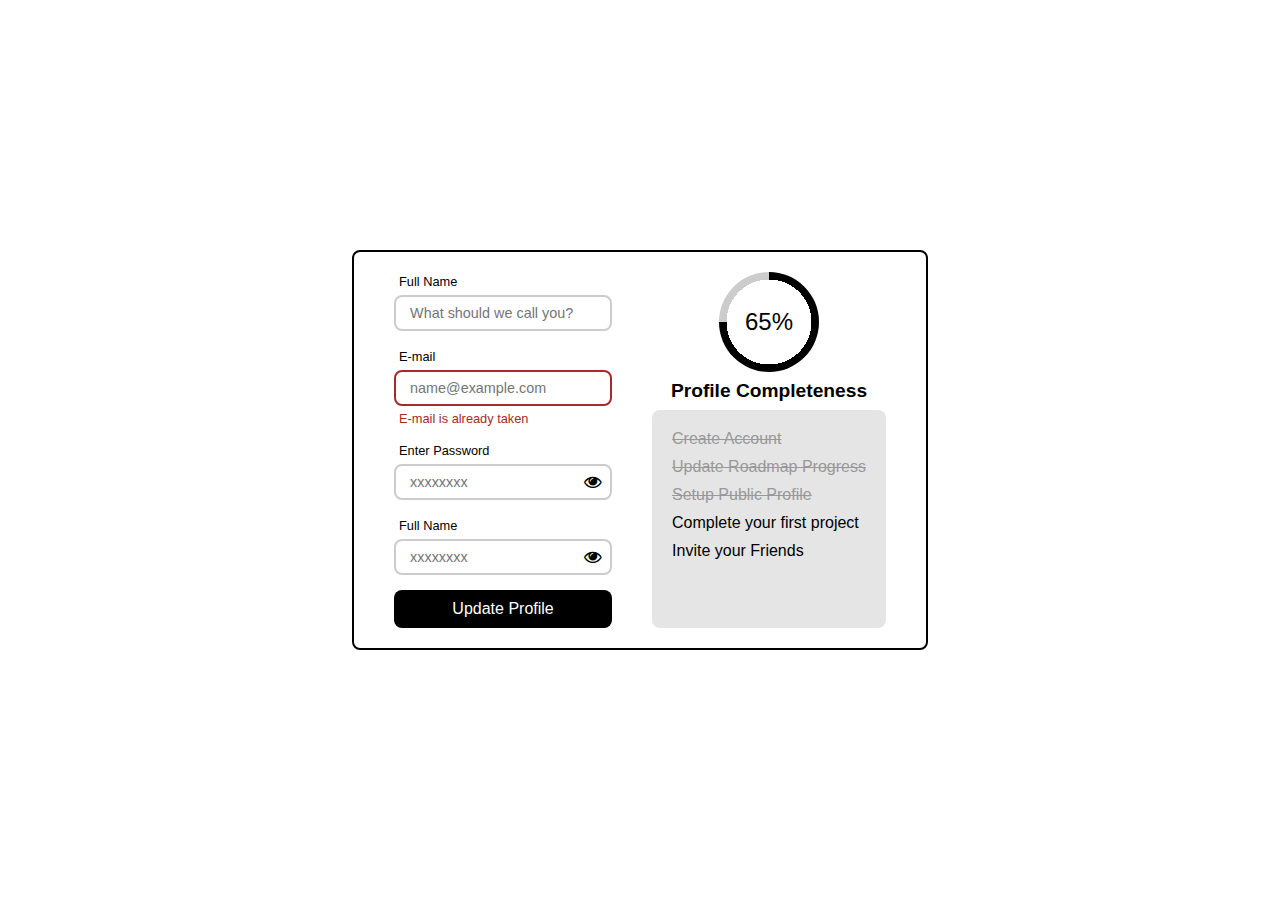
<file: accessible-form-ui/index.html>
<!DOCTYPE html>
<html lang="en">
<head>
    <meta charset="UTF-8">
    <meta name="viewport" content="width=device-width, initial-scale=1.0">
    <link rel="stylesheet" href="https://cdn.jsdelivr.net/npm/font-awesome@4.7.0/css/font-awesome.css">
    <link rel="stylesheet" href="style.css">
    <title>Accessible Form UI</title>
</head>
<body>
    <div class="container">
        <div class="form-container">
            <form>
                <div class="control">
                    <label for="name">Full Name</label>
                    <div class="input-control">
                        <input type="text" id="name" placeholder="What should we call you?"/>
                    </div>
                    <small id="name-error">error</small>
                </div>

                <div class="control">
                    <label for="email">E-mail</label>
                    <div class="input-control">
                        <input type="email" id="email" placeholder="name@example.com"/>
                    </div>
                    <small class="show" id="email-error">E-mail is already taken</small>
                </div>

                <div class="control">
                    <label for="password">Enter Password</label>
                    <div class="input-control">
                        <input type="password" id="password" placeholder="xxxxxxxx"/>
                        <button class="eye">
                            <i class="fa fa-eye"></i>
                        </button>
                    </div>
                    <small id="password-error">error</small>
                </div>

                <div class="control">
                    <label for="confirmPassword">Full Name</label>
                    <div class="input-control">
                        <input type="password" id="confirmPassword" placeholder="xxxxxxxx"/>
                        <button class="eye">
                            <i class="fa fa-eye"></i>
                        </button>
                    </div>
                    <small id="confirm-password-error">error</small>
                </div>

                <div class="control">
                    <button class="btn-submit">Update Profile</button>
                </div>
            </form>

            <div class="profile-progress">
                <div class="progress">
                    <span>65%</span>
                </div>
                <h5>Profile Completeness</h5>
                <div class="missions">
                    <ul>
                        <li class="done">Create Account</li>
                        <li class="done">Update Roadmap Progress</li>
                        <li class="done">Setup Public Profile</li>
                        <li>Complete your first project</li>
                        <li>Invite your Friends</li>
                    </ul>
                </div>
            </div>
        </div>
    </div>
</body>
</html>
</file>
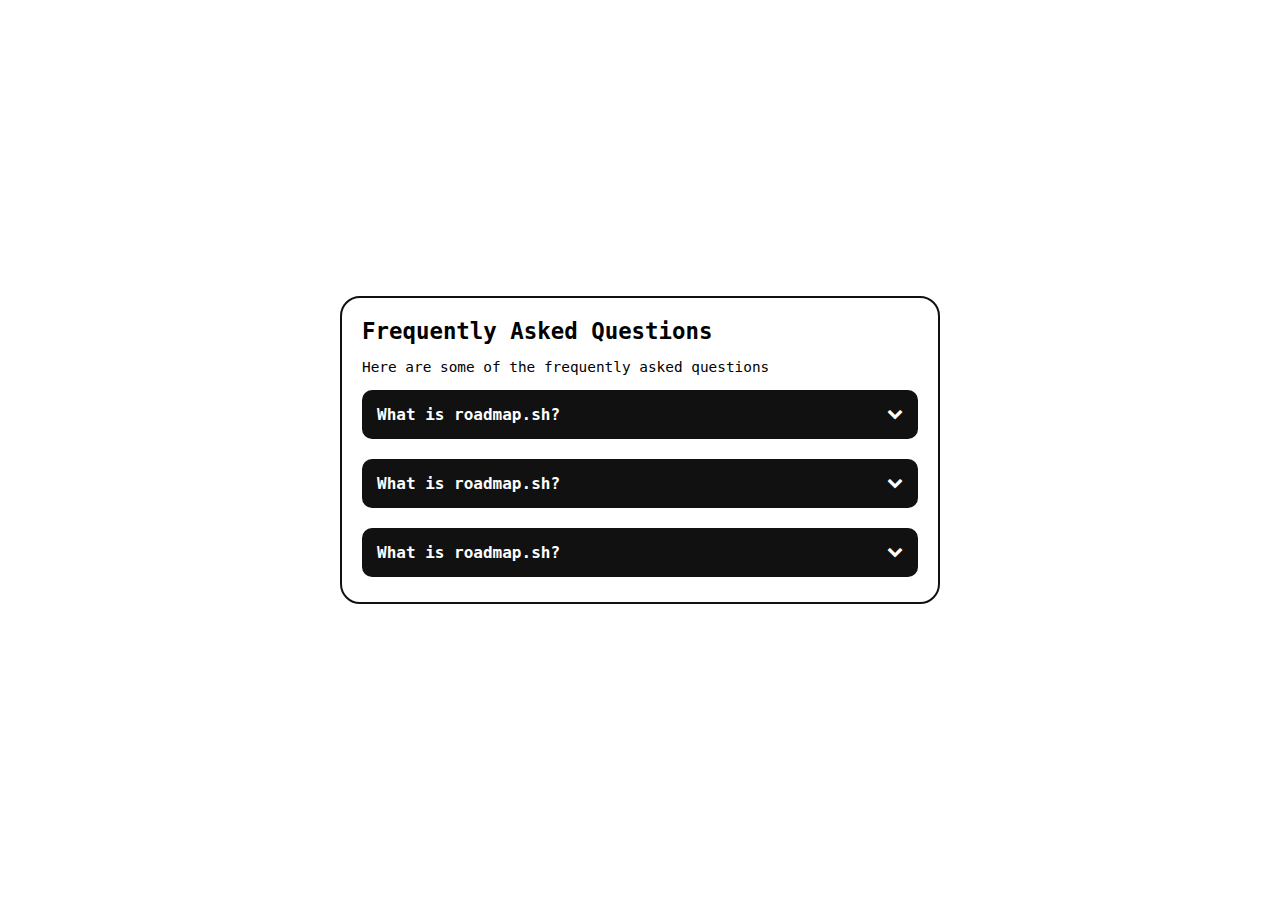
<file: accordion/index.html>
<!DOCTYPE html>
<html lang="en">
<head>
    <meta charset="UTF-8">
    <meta name="viewport" content="width=device-width, initial-scale=1.0">
    <link rel="stylesheet" href="https://cdn.jsdelivr.net/npm/font-awesome@4.7.0/css/font-awesome.css">
    <link rel="stylesheet" href="style.css">
    <title>Accordion</title>
</head>
<body>
    <div class="container">
        <div class="accordion-container">
            <h1>Frequently Asked Questions</h1>
            <h2>Here are some of the frequently asked questions</h2>

            <div class="accordion">
                <div class="faq">
                    <div class="question">
                        What is roadmap.sh?
                        <i class="fa fa-solid fa-chevron-down"></i>
                    </div>
                    <div class="content">
                        <p>
                            roadmap.sh is a community effort to create learning paths, 
                            guides, project ideas and other similar content to help 
                            developers grow in their careers.
                        </p>
                    </div>
                </div>

                <div class="faq">
                    <div class="question">
                        What is roadmap.sh?
                        <i class="fa fa-solid fa-chevron-down"></i>
                    </div>
                    <div class="content">
                        <p>
                            roadmap.sh is a community effort to create learning paths, 
                            guides, project ideas and other similar content to help 
                            developers grow in their careers.
                        </p>
                    </div>
                </div>

                <div class="faq">
                    <div class="question">
                        What is roadmap.sh?
                        <i class="fa fa-solid fa-chevron-down"></i>
                    </div>
                    <div class="content">
                        <p>
                            roadmap.sh is a community effort to create learning paths, 
                            guides, project ideas and other similar content to help 
                            developers grow in their careers.
                        </p>
                    </div>
                </div>
            </div>
        </div>
    </div>
    <script src="script.js"></script>
</body>
</html>
</file>
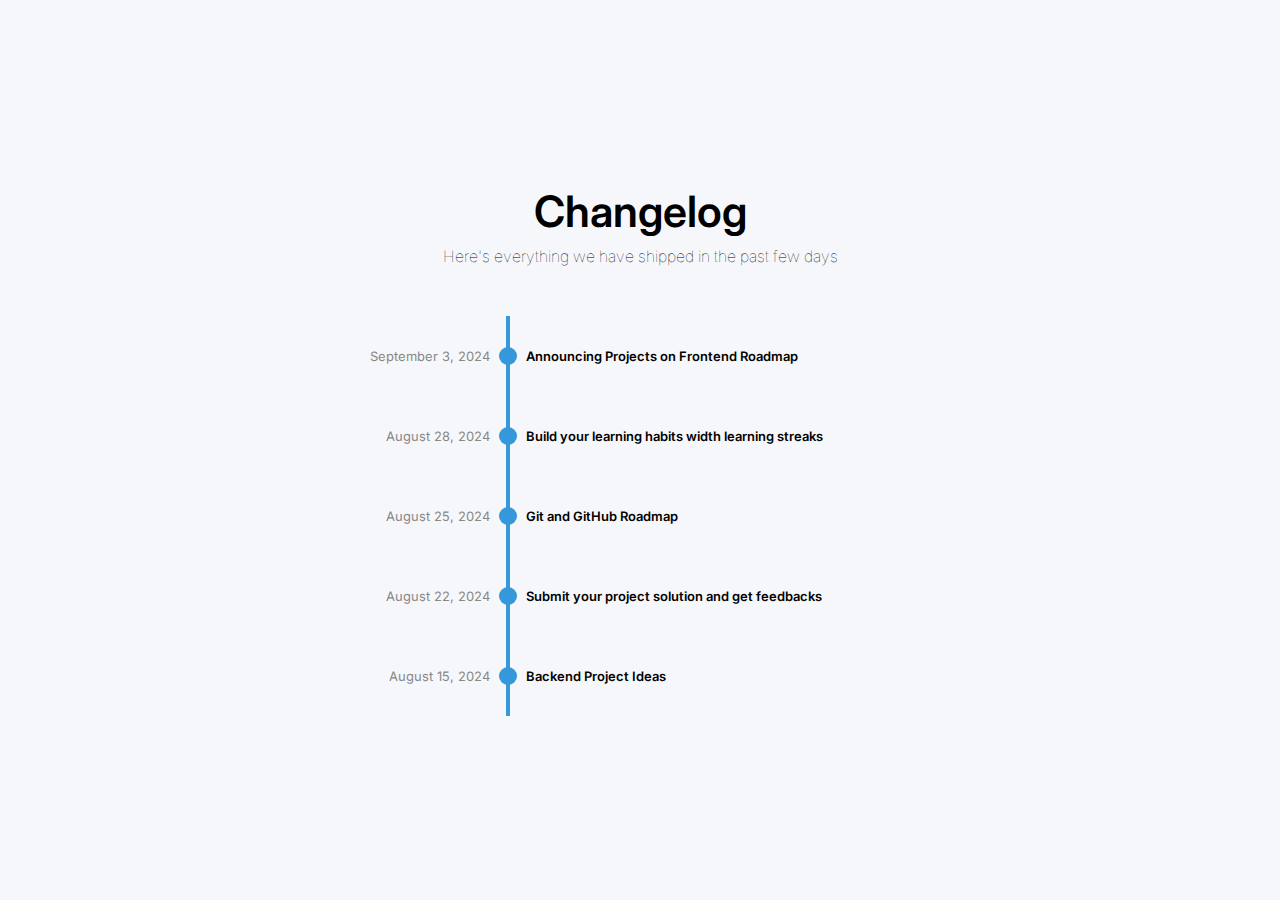
<file: changelog-component/index.html>
<!DOCTYPE html>
<html lang="en">
<head>
    <meta charset="UTF-8">
    <meta name="viewport" content="width=device-width, initial-scale=1.0">
    <link rel="stylesheet" href="style.css">
    <title>Changelog Component</title>
</head>
<body>
    <div class="container">
        <h1>Changelog</h1>
        <h2>Here's everything we have shipped in the past few days</h2>
        <div class="changelog-container">
            <div class="bar"></div>
            <div class="logs">
                <div class="log">
                    <div class="date">
                        September 3, 2024
                    </div>
                    <div class="circle-container">
                        <div class="circle"></div>
                    </div>
                    <div class="description">
                        Announcing Projects on Frontend Roadmap
                    </div>
                </div>
                <div class="log">
                    <div class="date">
                        August 28, 2024
                    </div>
                    <div class="circle-container">
                        <div class="circle"></div>
                    </div>
                    <div class="description">
                        Build your learning habits width learning streaks
                    </div>
                </div>
                <div class="log">
                    <div class="date">
                        August 25, 2024
                    </div>
                    <div class="circle-container">
                        <div class="circle"></div>
                    </div>
                    <div class="description">
                        Git and GitHub Roadmap
                    </div>
                </div>
                <div class="log">
                    <div class="date">
                        August 22, 2024
                    </div>
                    <div class="circle-container">
                        <div class="circle"></div>
                    </div>
                    <div class="description">
                        Submit your project solution and get feedbacks
                    </div>
                </div>
                <div class="log">
                    <div class="date">
                        August 15, 2024
                    </div>
                    <div class="circle-container">
                        <div class="circle"></div>
                    </div>
                    <div class="description">
                        Backend Project Ideas
                    </div>
                </div>
            </div>
        </div>
    </div>
</body>
</html>
</file>
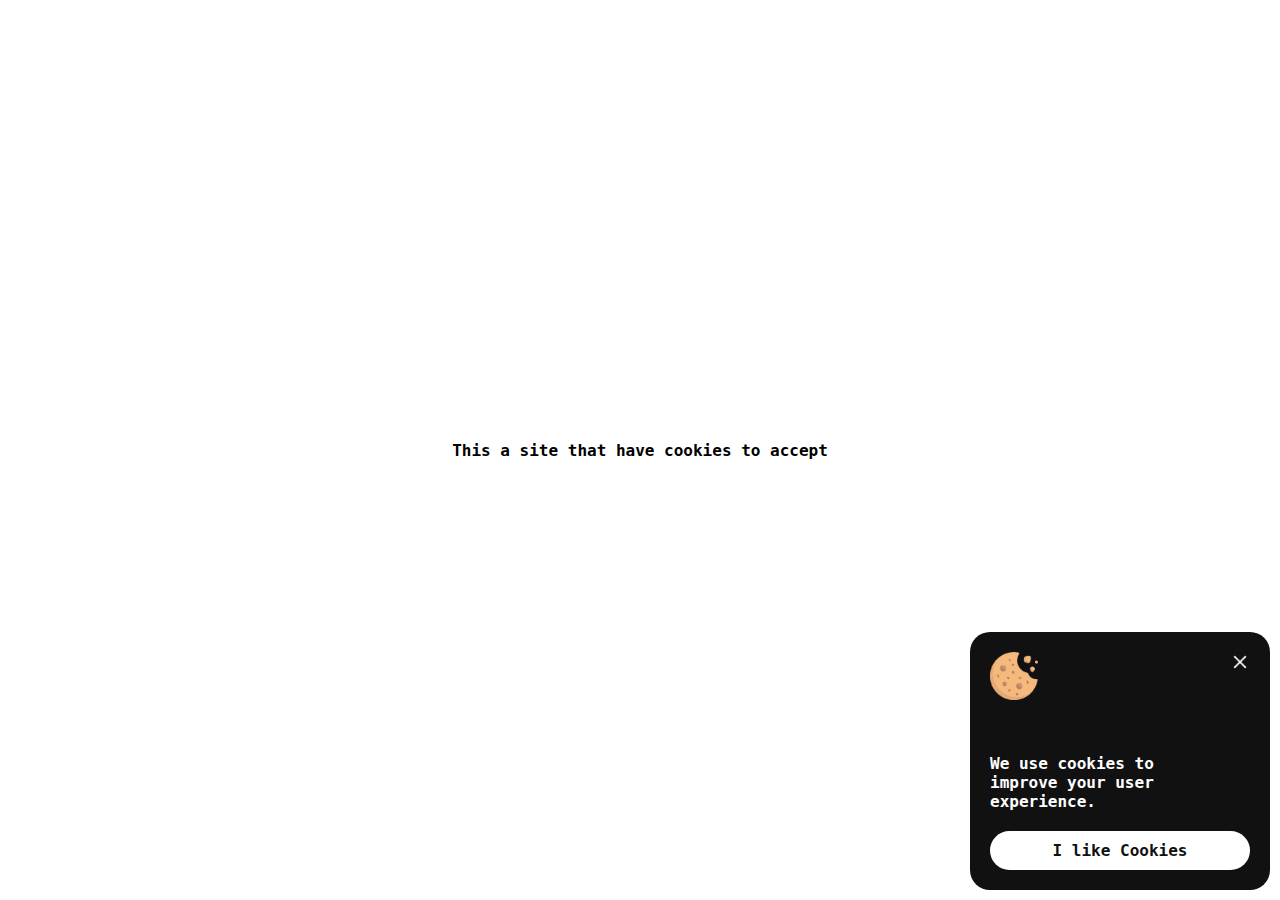
<file: cookie-consent/index.html>
<!DOCTYPE html>
<html lang="en">
<head>
    <meta charset="UTF-8">
    <meta name="viewport" content="width=device-width, initial-scale=1.0">
    <link rel="stylesheet" href="style.css">
    <title>Cookie Consent</title>
</head>
<body>
    <div class="container">
        <h1>This a site that have cookies to accept</h1>
        <div id="cookie-popup" class="cookie-popup">
            <div class="cookie-container">
                <button id="cookie-close" class="btn-close">
                    <img src="../assets/imgs/close.png" alt="Close">
                </button>
                <div class="brand">
                    <img src="../assets/imgs/cookie.png" alt="Cookie">
                </div>
                <div class="text">
                    <span>We use  cookies to improve your user experience.</span>
                </div>
                <button id="cookie-accept" class="btn-accept">
                    I like Cookies
                </button>
            </div>
        </div>
    </div>
    <script src="script.js"></script>
</body>
</html>
</file>
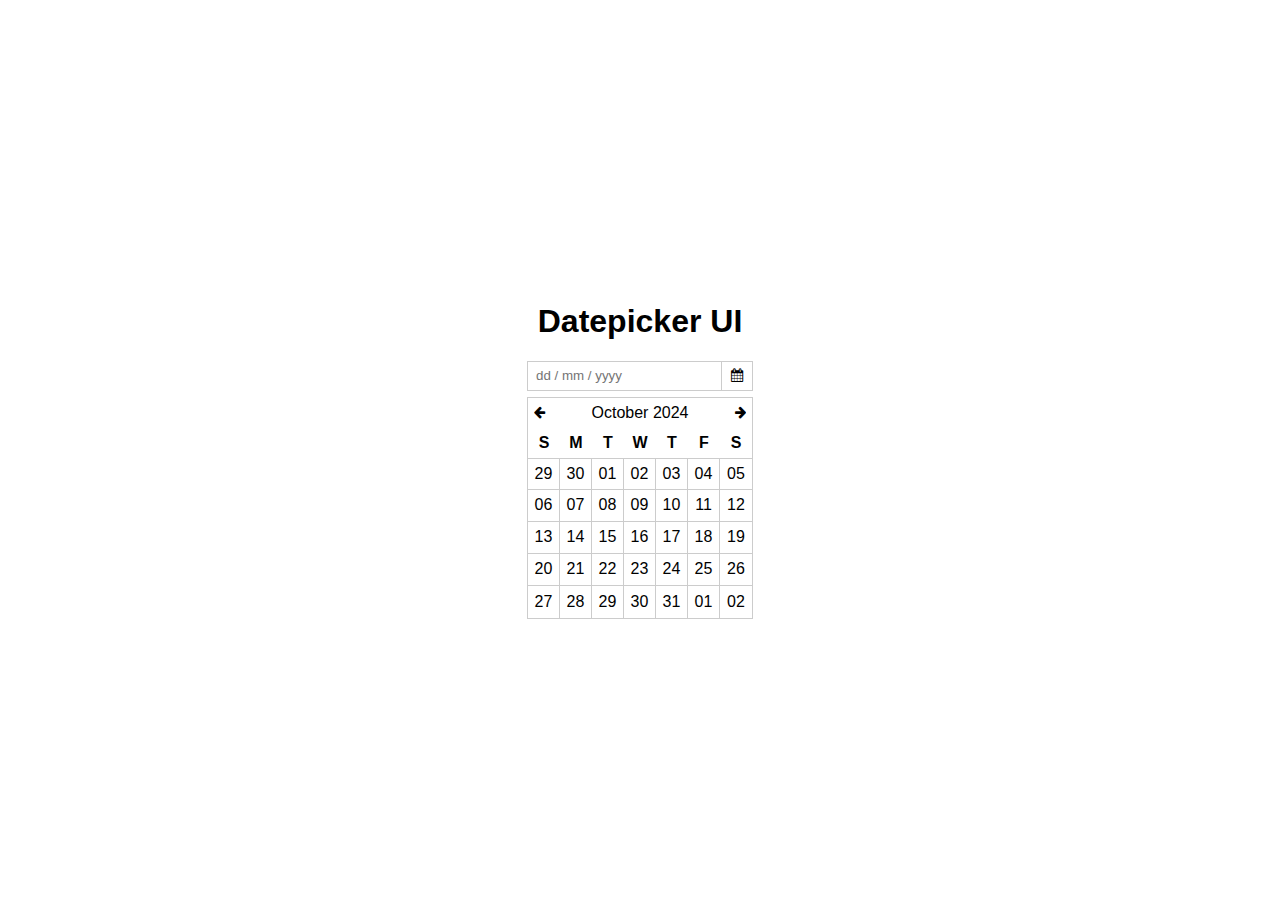
<file: datepicker/index.html>
<!DOCTYPE html>
<html lang="en">
<head>
    <meta charset="UTF-8">
    <meta name="viewport" content="width=device-width, initial-scale=1.0">
    <link rel="stylesheet" href="https://cdn.jsdelivr.net/npm/font-awesome@4.7.0/css/font-awesome.css">
    <link rel="stylesheet" href="style.css">
    <title>Datepicker</title>
</head>
<body>
    <div class="container">
        <h1>Datepicker UI</h1>
        <div class="datepicker">
            <div class="input">
                <input type="text" placeholder="dd / mm / yyyy">
                <button class="btn-calendar">
                    <i class="fa fa-calendar"></i>
                </button>
            </div>
            <div class="calendar active">
                <div class="month">
                    <button><i class="fa fa-arrow-left"></i></button>
                    <span>October 2024</span>
                    <button><i class="fa fa-arrow-right"></i></button>
                </div>
                <div class="days">
                    <table>
                        <thead>
                            <tr>
                                <th>S</th>
                                <th>M</th>
                                <th>T</th>
                                <th>W</th>
                                <th>T</th>
                                <th>F</th>
                                <th>S</th>
                            </tr>
                        </thead>
                        <tbody>
                            <tr>
                                <td>29</td>
                                <td>30</td>
                                <td>01</td>
                                <td>02</td>
                                <td>03</td>
                                <td>04</td>
                                <td>05</td>
                            </tr>

                            <tr>
                                <td>06</td>
                                <td>07</td>
                                <td>08</td>
                                <td>09</td>
                                <td>10</td>
                                <td>11</td>
                                <td>12</td>
                            </tr>

                            <tr>
                                <td>13</td>
                                <td>14</td>
                                <td>15</td>
                                <td>16</td>
                                <td>17</td>
                                <td>18</td>
                                <td>19</td>
                            </tr>

                            <tr>
                                <td>20</td>
                                <td>21</td>
                                <td>22</td>
                                <td>23</td>
                                <td>24</td>
                                <td>25</td>
                                <td>26</td>
                            </tr>

                            <tr>
                                <td>27</td>
                                <td>28</td>
                                <td>29</td>
                                <td>30</td>
                                <td>31</td>
                                <td>01</td>
                                <td>02</td>
                            </tr>
                        </tbody>
                    </table>
                </div>
            </div>
        </div>
    </div>
</body>
</html>
</file>
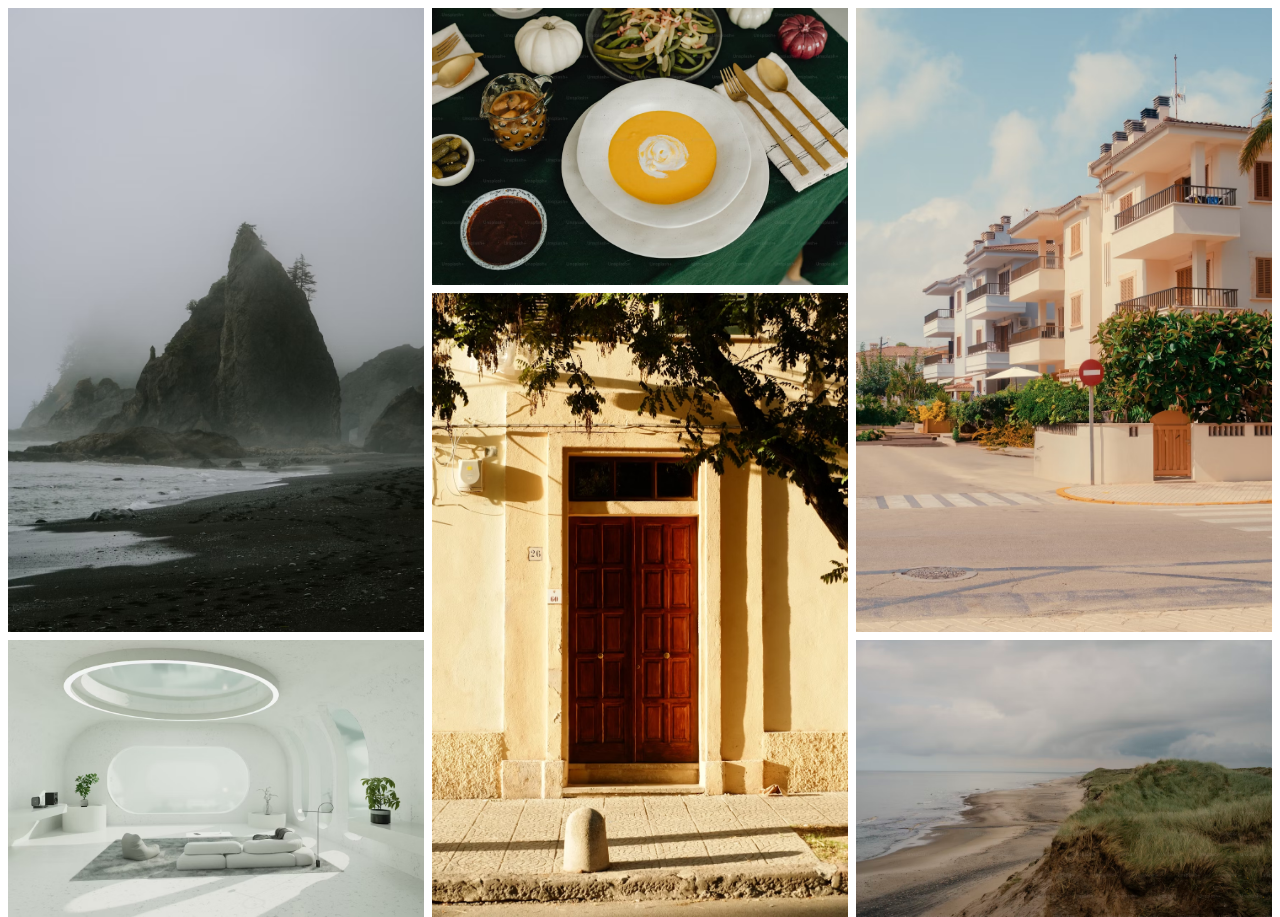
<file: image-grid-layout/index.html>
<!DOCTYPE html>
<html lang="en">
<head>
    <meta charset="UTF-8">
    <meta name="viewport" content="width=device-width, initial-scale=1.0">
    <link rel="stylesheet" href="style.css">
    <title>Image Grid Layout</title>
</head>
<body>
    <div class="container">
        <div class="row">
            <div class="col">
                <img src="../assets/imgs/photo-6.avif"/>
                <img src="../assets/imgs/photo-5.avif"/>
            </div>
            <div class="col">
                <img src="../assets/imgs/photo-4.avif"/>
                <img src="../assets/imgs/photo-3.avif"/>
            </div>
            <div class="col">
                <img src="../assets/imgs/photo-2.avif"/>
                <img src="../assets/imgs/photo-1.avif"/>
            </div>
        </div>
    </div>
</body>
</html>
</file>
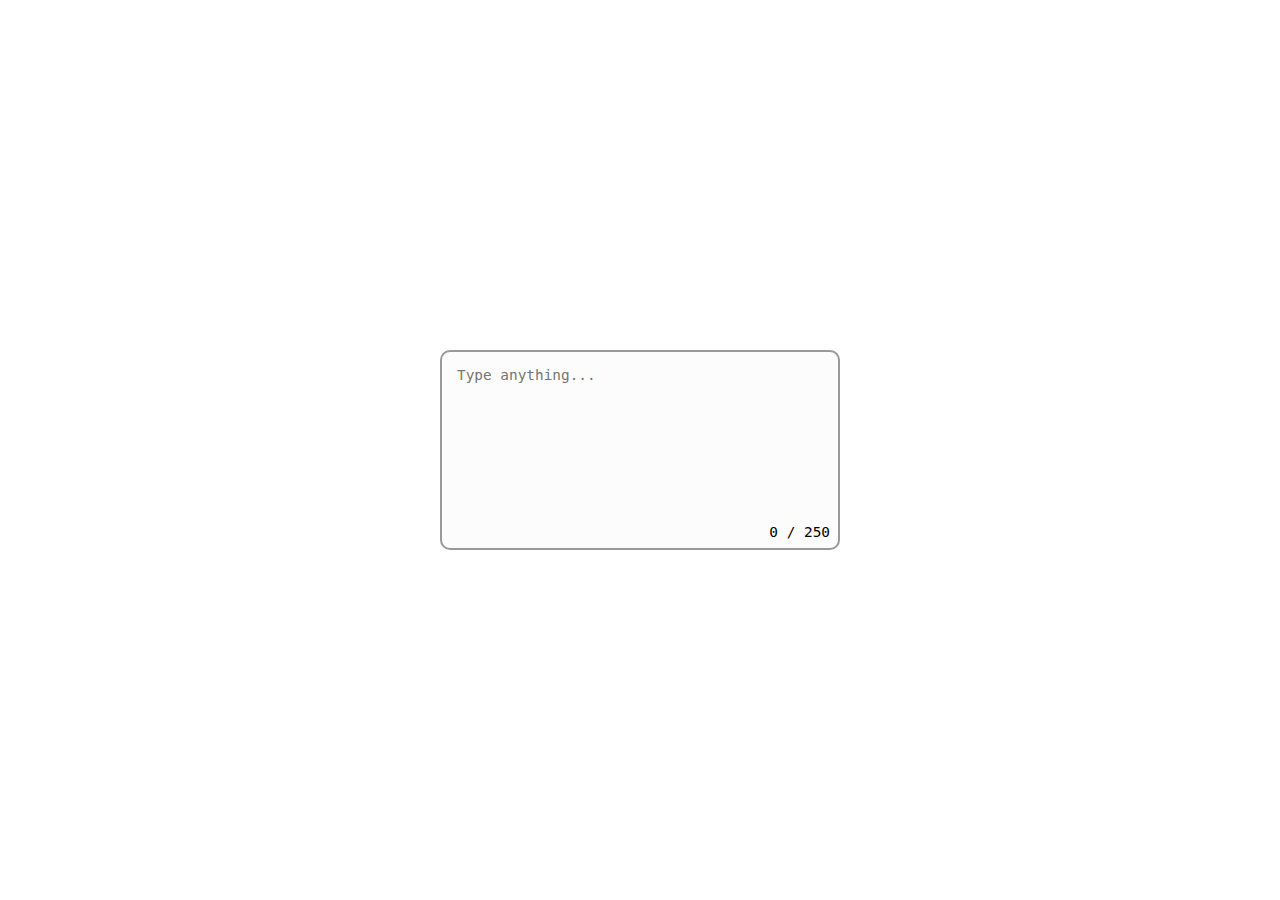
<file: restricted-textarea/index.html>
<!DOCTYPE html>
<html lang="en">
<head>
    <meta charset="UTF-8">
    <meta name="viewport" content="width=device-width, initial-scale=1.0">
    <link rel="stylesheet" href="style.css">
    <title>Restricted Textarea</title>
</head>
<body>
    <div class="container">
        <div class="textarea-container">
            <span id="count">0 / 250</span>
            <textarea id="textarea" placeholder="Type anything..."></textarea>
        </div>
    </div>
    <script src="script.js"></script>
</body>
</html>
</file>
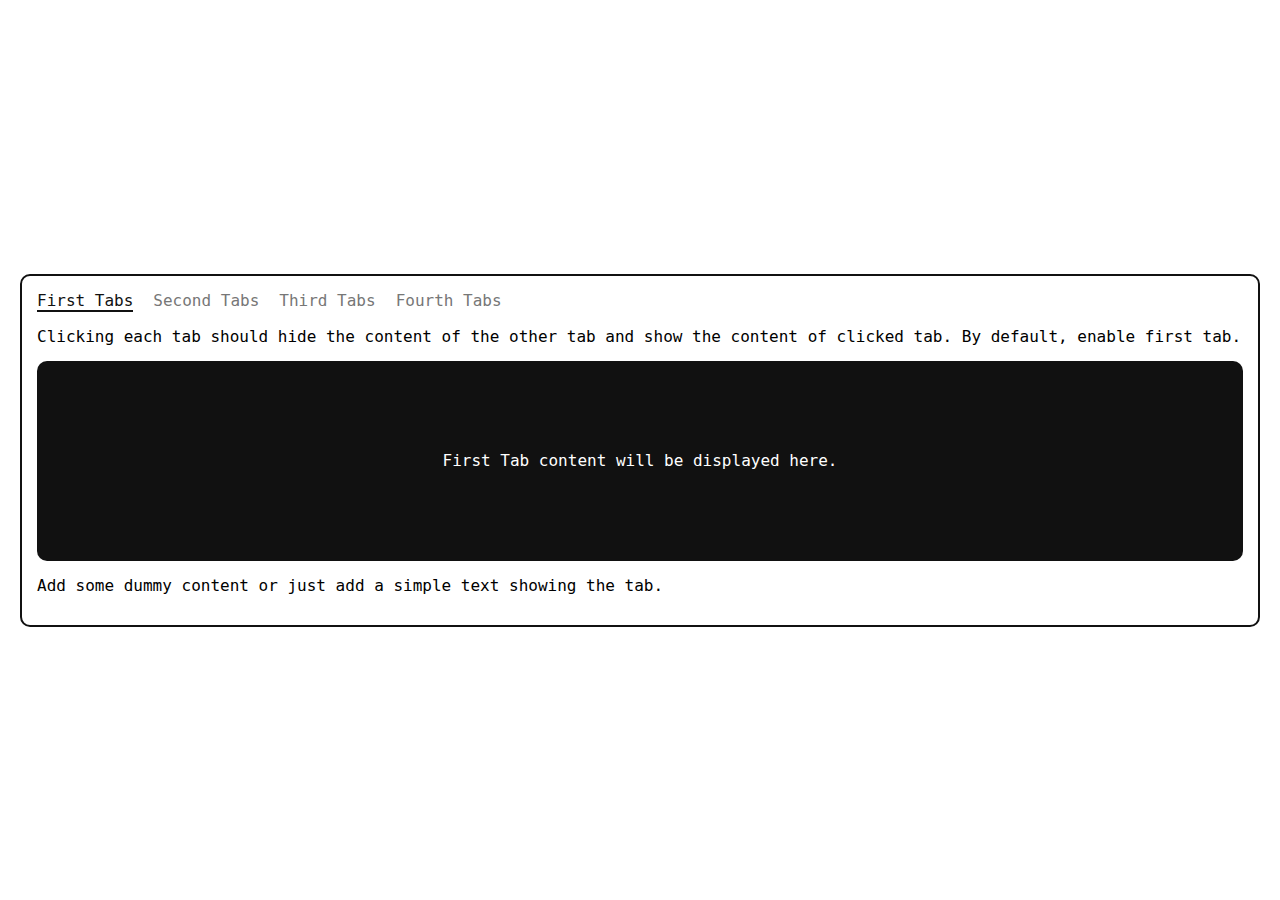
<file: tabs/index.html>
<!DOCTYPE html>
<html lang="en">
<head>
    <meta charset="UTF-8">
    <meta name="viewport" content="width=device-width, initial-scale=1.0">
    <link rel="stylesheet" href="style.css">
    <title>Tabs</title>
</head>
<body>
    <div class="container">
        <div class="tabs-container">
            <div class="tabs">
                <nav class="nav-tabs">
                    <button class="tab-item active" target="content-1">First Tabs</button>
                    <button class="tab-item" target="content-2">Second Tabs</button>
                    <button class="tab-item" target="content-3">Third Tabs</button>
                    <button class="tab-item" target="content-4">Fourth Tabs</button>
                </nav>
            </div>
            <p>
                Clicking each tab should hide the content of the other tab and 
                show the content of clicked tab. By default, enable first tab.
            </p>
            <div class="content">
                <div id="content-1" class="content-item active">
                    <span>First Tab content will be displayed here.</span>
                </div>
                <div id="content-2" class="content-item">
                    <span>Second Tab content will be displayed here.</span>
                </div>
                <div id="content-3" class="content-item">
                    <span>Third Tab content will be displayed here.</span>
                </div>
                <div id="content-4" class="content-item">
                    <span>Fourth Tab content will be displayed here.</span>
                </div>
            </div>
            <p>
                Add some dummy content or just add a simple text showing the tab.
            </p>
        </div>
    </div>
    <script src="script.js"></script>
</body>
</html>
</file>
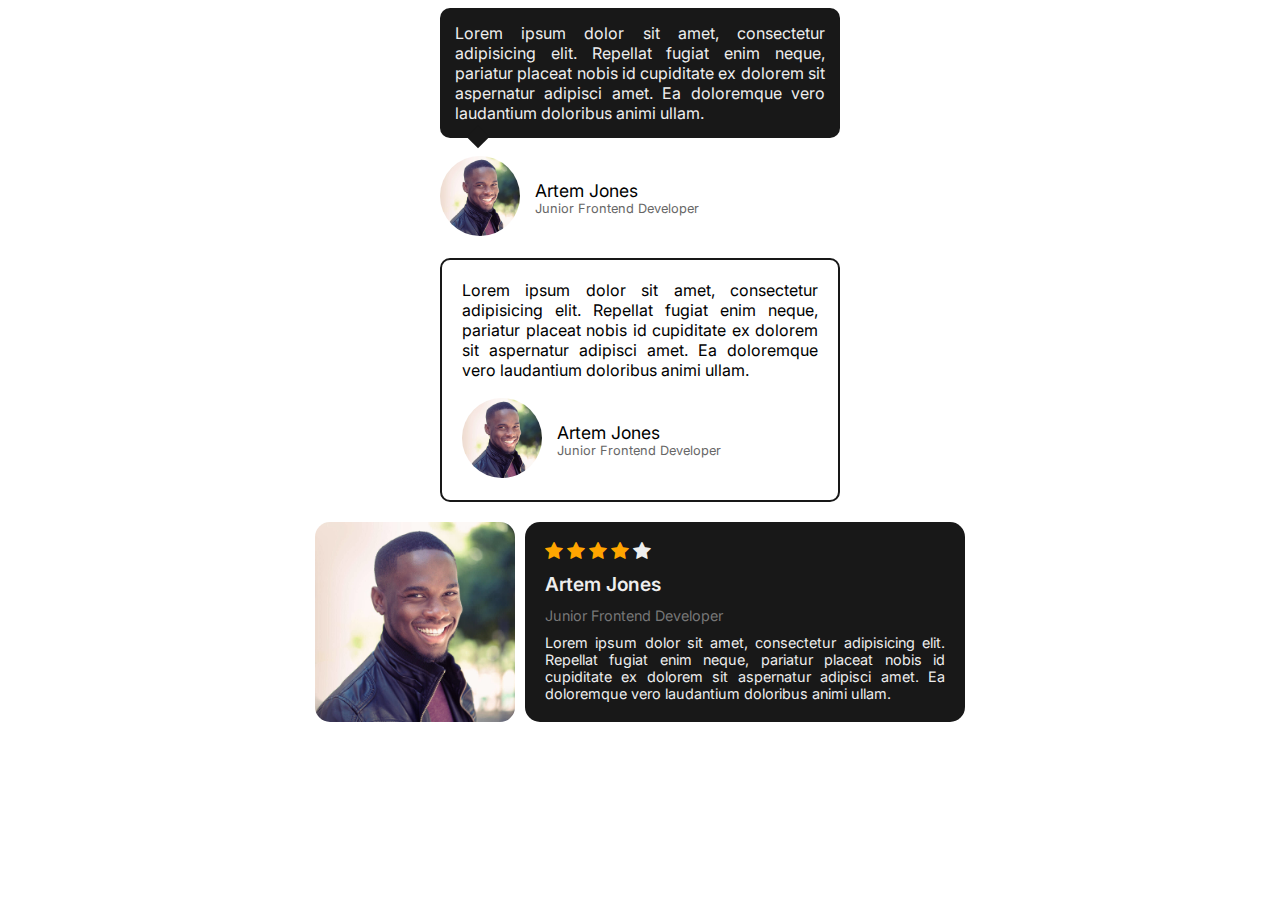
<file: testimonial-cards/index.html>
<!DOCTYPE html>
<html lang="en">
<head>
    <meta charset="UTF-8">
    <meta name="viewport" content="width=device-width, initial-scale=1.0">
    <link rel="stylesheet" href="style.css">
    <link rel="stylesheet" href="https://cdnjs.cloudflare.com/ajax/libs/font-awesome/4.7.0/css/font-awesome.min.css">
    <title>Testimonial Cards</title>
</head>
<body>
    <div class="container">
        <div class="testimonial-cards">
            <div class="card-1">
                <div class="comment">
                    Lorem ipsum dolor sit amet, consectetur adipisicing elit. 
                    Repellat fugiat enim neque, pariatur placeat nobis id cupiditate ex dolorem sit aspernatur adipisci amet. 
                    Ea doloremque vero laudantium doloribus animi ullam.
                </div>
                <div class="user">
                    <div class="image">
                        <img src="../assets/imgs/profile.jpg" alt="Profile">
                    </div>
                    <div class="data">
                        <div class="name">
                            Artem Jones
                        </div>
                        <div class="role">
                            Junior Frontend Developer
                        </div>
                    </div>
                </div>
            </div>
            <div class="card-2">
                <div class="comment">
                    Lorem ipsum dolor sit amet, consectetur adipisicing elit. 
                    Repellat fugiat enim neque, pariatur placeat nobis id cupiditate ex dolorem sit aspernatur adipisci amet. 
                    Ea doloremque vero laudantium doloribus animi ullam.
                </div>
                <div class="user">
                    <div class="image">
                        <img src="../assets/imgs/profile.jpg" alt="Profile">
                    </div>
                    <div class="data">
                        <div class="name">
                            Artem Jones
                        </div>
                        <div class="role">
                            Junior Frontend Developer
                        </div>
                    </div>
                </div>
            </div>
            <div class="card-3">
                <div class="image">
                    <img src="../assets/imgs/profile.jpg" alt="Profile">
                </div>
                <div class="user">
                    <div class="data">
                        <div class="stars">
                            <i class="fa fa-star checked"></i>
                            <i class="fa fa-star checked"></i>
                            <i class="fa fa-star checked"></i>
                            <i class="fa fa-star checked"></i>
                            <i class="fa fa-star"></i>
                        </div>
                        <div class="name">
                            Artem Jones
                        </div>
                        <div class="role">
                            Junior Frontend Developer
                        </div>
                        <div class="comment">
                            Lorem ipsum dolor sit amet, consectetur adipisicing elit. 
                            Repellat fugiat enim neque, pariatur placeat nobis id cupiditate ex dolorem sit aspernatur adipisci amet. 
                            Ea doloremque vero laudantium doloribus animi ullam.
                        </div>
                    </div>
                </div>
            </div>
        </div>
    </div>
</body>
</html>
</file>
<file: accessible-form-ui/style.css>
:root {
    --border-r: 8px;
    --error-color: brown;
}

* {
    box-sizing: border-box;
    margin: 0; padding: 0;

    font-family: 'Ubuntu', sans-serif;
}

body {
    width: 100vw; height: 100vh;
}

.container {
    width: 100%; height: 100%;
    padding: 0 20px;

    display: flex;
    justify-content: center;
    align-items: center;
}

.form-container {
    width: fit-content; height: 400px;
    display: flex; align-items: stretch;
    
    padding: 20px;

    border: 2px solid black;
    border-radius: var(--border-r);
}

form, .profile-progress {
    margin: 0 20px;
}

form {
    display: flex; flex-direction: column;
    justify-content: space-between; align-items: stretch;
}

.control label, .control small {
    font-size: 0.8rem;
    margin-left: 5px;
}

.control small {
    color: var(--error-color);
    display: none;
    margin-top: 5px;
}

#email {
    border-color: var(--error-color);
    color: var(--error-color);
}

.control small.show {
    display: block;
}

.control input {
    border: 2px solid #ccc;
    border-radius: var(--border-r);
    outline: none;
    background: transparent;
    padding: 8px 14px;
    font-size: 0.9rem;
}

.input-control {
    margin-top: 5px;
    position: relative;
}

.input-control input:focus {
    border-color: black;
}

.input-control .eye {
    position: absolute;
    right: 10px; top: 50%;
    transform: translateY(-50%);

    background: transparent;
    border: none; cursor: pointer;

    font-size: 1.1rem;
}

.control .btn-submit {
    width: 100%; height: auto;
    border: none; cursor: pointer;
    border-radius: var(--border-r);

    background-color: black;
    color: white;
    font-size: 1rem;

    padding: 10px 0;
}

.control .btn-submit:active {
    transform: scale(0.98);
}

.profile-progress {
    height: 100%; width: 100%;
    
    display: flex; flex-direction: column;
    justify-content: flex-start; align-items: center;
}

.profile-progress h5 {
    font-size: 1.2rem;
    margin: 8px 0;
}

.missions {
    background-color: #e5e5e5;
    padding: 20px; flex-grow: 1;
    border-radius: var(--border-r);
}

.missions ul {
    list-style: none;
}

.missions ul li {
    margin-bottom: 10px;
}

.missions ul li.done {
    text-decoration: line-through;
    color: #999;
}

.profile-progress .progress {
    border-radius: 50%;
    
    width: 100px; height: 100px;
    
    display: flex;
    justify-content: center;
    align-items: center;

    background: 
    radial-gradient(closest-side, white 85%, transparent 80% 100%),
    conic-gradient(black 75%, #ccc 0);  
}

.profile-progress .progress span {
    font-size: 1.5rem;
}

@media (max-width: 580px) {
    .form-container {
        flex-direction: column;
        height: fit-content;
    }

    form, .profile-progress {
        margin: 20px 0;
    }

    .input-control input {
        width: 100%;
    }

    .control .btn-submit {
        margin-top: 15px;
    }
}
</file>
<file: accordion/style.css>
:root {
    --black-soft: #777;
    --black-hard: #111;
}

* {
    font-family: monospace;
    font-size: 1rem;
    
    box-sizing: border-box;
    margin: 0; padding: 0;
}

body {
    width: 100vw; height: 100vh;
}

.container {
    width: 100%; height: 100%;

    display: flex;
    justify-content: center;
    align-items: center;
}

.accordion-container {
    width: 600px; padding: 20px;
    border: 2px solid var(--black-hard);
    border-radius: 20px;
}

.accordion-container h1 {
    font-size: 1.4rem;
}

.accordion-container h2 {
    font-size: 0.9rem;
    font-weight: 100;
}

.accordion-container h1,
.accordion-container h2 {
    margin-bottom: 15px;
}

.accordion {
    display: flex; flex-direction: column;
}

.accordion .faq:not(:last-child) {
    margin-bottom: 15px;
}

.accordion .faq .question {
    padding: 15px; cursor: pointer;
    
    color: white;
    font-size: 1rem;
    font-weight: 600;
    
    border-radius: 10px;
    background-color: var(--black-hard);

    display: flex; justify-content: space-between;
}

.accordion .faq .question i {
    color: white;
}

.accordion .faq .content {
    margin-top: 5px; padding: 15px;

    font-size: 0.9rem;
    border-radius: 10px;

    max-height: 0;
    padding: 0;
    border: none;
    overflow: hidden;

    transition: max-height 0.3s ease, padding 0.3s ease;
}

.accordion .faq .content p {
    display: none;
}

.accordion .faq .content.show {
    padding: 15px; max-height: 500px;
    border: 2px solid var(--black-hard);
}

.accordion .faq .content.show p {
    display: block;
}
</file>
<file: changelog-component/style.css>
:root {
    --color: #3498db;
    --changelog-width: 700px;
    --circle-width: 36px;
    --date-width: 200px;
    --description-width: calc(var(--changelog-width) - var(--circle-width) - var(--date-width));
    --bar-width: 4px;
    --log-h: 80px;
}

@font-face {
    font-family: inter;
    src: url(../assets/fonts/inter.ttf);
}

* {
    box-sizing: border-box;
    margin: 0; padding: 0;
    font-family: inter; font-size: 0.9rem;
}

body {
    background-color: #f6f7fb;
    width: 100vw; height: 100vh;
}

.container {
    display: flex;
    flex-direction: column;
    align-items: center;
    justify-content: center;

    width: 100%; height: 100%;
}

h1 {
    font-size: 3rem;
    font-weight: 600;
    margin-bottom: 10px;
}

h2 {
    font-size: 1.1rem;
    font-weight: 100;
}

.changelog-container {
    width: var(--changelog-width);
    position: relative;
    margin-top: 50px;
}

.bar {
    position: absolute;
    background-color: var(--color);
    left: calc(var(--date-width) + (var(--circle-width) / 2) - (var(--bar-width) / 2)); top: 0;
    width: var(--bar-width); height: 100%;
}

.logs {
    display: flex; flex-direction: column;
}

.log {
    display: flex;
    align-items: center;
    height: var(--log-h);
}

.circle {
    width: calc(var(--circle-width) / 2); height: calc(var(--circle-width) / 2);
    border-radius: 50%;
    background-color: var(--color);
}

.circle-container {
    width: var(--circle-width); height: var(--circle-width);

    display: flex;
    justify-content: center;
    align-items: center;
}
.date {
    width: var(--date-width);
    display: flex; justify-content: flex-end;
    
    color: #888;
}

.description {
    width: var(--description-width);
    display: flex; justify-content: flex-start;
    font-weight: 600;
}
</file>
<file: cookie-consent/style.css>
:root {
    --black-soft: #777;
    --black-hard: #111;

    --border-r: 20px;
}

* {
    font-family: monospace;
    font-size: 1rem;
    
    box-sizing: border-box;
    margin: 0; padding: 0;
}

body {
    width: 100vw; height: 100vh;
}

.container {
    width: 100%; height: 100%;

    display: flex;
    justify-content: center;
    align-items: center;
}

.cookie-popup {
    padding: 20px;
    position: fixed;
    right: 10px; bottom: 10px;
    width: 300px;
    
    background-color: var(--black-hard);
    border-radius: var(--border-r);

    display: none;
}

.cookie-popup.show {
    display: block;
}

.cookie-container {
    position: relative;
}

.btn-close {
    position: absolute;
    right: 0; top: 0;
}

.text {
    color: white;
    max-width: 200px;
    margin: 20px 0;
    font-weight: 600;
}

.brand img {
    width: 48px;
}

.brand {
    margin-bottom: 50px;
}

.btn-accept {
    width: 100%; padding: 10px 0;

    background-color: white;
    color: var(--black-hard);
    border: none; border-radius: var(--border-r);

    font-weight: 600;
}

.btn-close {
    border: none; background-color: transparent;
}

.btn-close img {
    width: 20px;
}

.btn-accept, .btn-close {
    cursor: pointer;
}
</file>
<file: datepicker/style.css>
* {
    font-family: 'Ubuntu', sans-serif;
    box-sizing: border-box;
}

.container {
    position: absolute; inset: 0;

    display: flex; flex-direction: column;
    justify-content: center; align-items: center;
}

.input {
    display: flex;
    align-items: center;
    justify-content: space-between;
    height: 30px;
}

.input button, .input input {
    height: 100%;
    border: 1px solid #ccc;
}

.input input {
    padding: 0 8px;
    outline: 0;
}

.input button {
    background-color: transparent;
    border-left: 0; padding: 0 8px;
    flex-grow: 1;
}

.calendar {
    margin-top: 6px;
    display: flex;
    flex-direction: column;

    border: 1px solid #ccc;
}

.calendar .month {
    display: flex;
    align-items: center;
    justify-content: space-between;
}

.calendar .month button {
    background: transparent;
    border: none;
}

.calendar {
    display: none;
}

.calendar.active {
    display: block;
}

.days thead, .calendar .month {
    height: 30px;
}

.days table {
    width: 100%;
    border-spacing: 0;
}

.days table td {
    text-align: center;
    width: 32px; height: 32px;
}

.days table tbody tr:not(:last-child) td {
    border-bottom: 1px solid #ccc;
}

.days table tbody tr td:not(:last-child) {
    border-right: 1px solid #ccc;
}

.days table tbody tr:first-child td {
    border-top: 1px solid #ccc;
}
</file>
<file: image-grid-layout/style.css>
:root {
    --num-cols: 3;
}

* {
    box-sizing: border-box;
}

body {
    margin: 0; padding: 0;
}

.container {
    width: 100%; height: 100%;
    
    display: flex;
    align-items: center;
    justify-content: center;
}

.row {
    display: flex;
    flex-wrap: wrap;
    padding: 0 4px;
}

.col {
    flex: calc(100% / var(--num-cols));
    max-width: calc(100% / var(--num-cols));
    padding: 0 4px;
}

.col img {
    width: 100%;
    margin-top: 8px;
    vertical-align: middle;
}

@media (max-width: 800px) {
    .col {
        flex: calc(100% / 2);
        max-width: calc(100% / 2);
    }
}

@media (max-width: 600px) {
    .col {
        flex: 100%;
        max-width: 100%;
    }
}
</file>
<file: restricted-textarea/style.css>
:root {
    --black-soft: #999;
    --black-hard: #111;
    --warning: #e74c3c;
}

*, *::after, *::before {
    font-family: monospace;
    font-size: 1rem;
    
    box-sizing: border-box;
    margin: 0; padding: 0;

    border: none;
}

body {
    width: 100vw; height: 100vh;
}

.container {
    width: 100%; height: 100%;

    display: flex;
    justify-content: center;
    align-items: center;
}

.textarea-container {
    width: 400px; height: 200px;
    position: relative;
    
    display: flex;
    justify-content: center;
    align-items: center;
}

#textarea {
    width: 100%; height: 100%;
    position: absolute;
    border: 2px solid var(--black-soft);
    border-radius: 10px;
    padding: 15px;
    background-color: #fcfcfc;
    resize: none;
    font-size: 0.9rem;
    outline: none;
}

#textarea:focus {
    border-color: var(--black-hard);
}

#count {
    position: absolute;
    bottom: 10px; right: 10px;
    font-size: 0.9rem;
    z-index: 1;
}

#count.warning, #textarea.warning {
    color: var(--warning);
    border-color: var(--warning);
}
</file>
<file: tabs/style.css>
:root {
    --black-soft: #777;
    --black-hard: #111;

    --border-r: 10px;
}

* {
    font-family: monospace;
    font-size: 1rem;
    
    box-sizing: border-box;
    margin: 0; padding: 0;
}

body {
    width: 100vw; height: 100vh;
}

.container {
    width: 100%; height: 100%;

    display: flex;
    justify-content: center;
    align-items: center;
}

.tabs-container {
    width: 100%; height: auto;
    margin: 0 20px; padding: 15px;

    border: 2px solid var(--black-hard);
    border-radius: var(--border-r);
}

.tabs-container p {
    margin: 15px 0;
}

.nav-tabs {
    display: flex; align-items: center;
    margin-bottom: 10px;
}

.nav-tabs .tab-item {
    background: transparent;
    border: none; cursor: pointer;
    margin-right: 20px;
    color: var(--black-soft);

    border-bottom: 2px solid transparent;
}

.nav-tabs .tab-item:hover {
    color: var(--black-hard);
}

.nav-tabs .tab-item.active {
    border-bottom: 2px solid var(--black-hard);
    color: var(--black-hard);
}

.content {
    color: white;
    background-color: var(--black-hard);
    border-radius: var(--border-r);
    padding: 15px;
    min-height: 200px;

    display: flex;
    justify-content: center;
    align-items: center;
}

.content .content-item {
    display: none;
}

.content .active {
    display: block;
}
</file>
<file: testimonial-cards/style.css>
@font-face {
    font-family: inter;
    src: url(../assets/fonts/inter.ttf);
}

* {
    box-sizing: border-box;
    font-family: inter;
    font-size: 1rem;
}

.container, .testimonial-cards {
    display: flex;
    align-items: center;
    justify-content: center;
}

.testimonial-cards {
    flex-direction: column;
}

/* CARD-1 */
.card-1 {
    width: 400px;
    display: flex; flex-direction: column;
}

.card-1 .comment {
    text-align: justify;
    background-color: #181818;
    color: #eee;
    
    border-radius: 10px;
    padding: 15px; margin: 0 0 20px 0;
    position: relative;
}

.card-1 .comment::after {
    content: '';
    width: 16px; height: 16px;
    background-color: #181818;
    display: block;
    position: absolute;
    transform: rotate(45deg);
    bottom: -7px; left: 30px;
}

.card-1 .user {
    display: flex; align-items: center;
    height: 80px;
}

.card-1 .data {
    flex-grow: 1;
    padding-left: 15px;
}

.card-1 .data .name {
    font-size: 1.1rem;
}

.card-1 .data .role {
    font-size: 0.8rem;
    color: #666;
}

.card-1 .image img {
    width: 80px; border-radius: 50%;
}


/* CARD-2 */
.card-2 {
    width: 400px;
    display: flex; flex-direction: column;
    border: 2px solid #181818;
    padding: 20px; margin-top: 20px;
    border-radius: 10px;
}

.card-2 .comment {
    text-align: justify;
    margin-bottom: 20px;
}

.card-2 .user {
    display: flex; align-items: center;
    height: 80px;
}

.card-2 .data {
    flex-grow: 1;
    padding-left: 15px;
}

.card-2 .data .name {
    font-size: 1.1rem;
}

.card-2 .data .role {
    font-size: 0.8rem;
    color: #666;
}

.card-2 .image img {
    width: 80px; border-radius: 50%;
}


/* CARD-3 */
.card-3 {
    width: 650px; height: 200px;
    display: flex;
    margin-top: 20px;
}

.card-3 .image, .card-3 .image img {
    height: 100%; border-radius: 15px;
}

.card-3 .user {
    border-radius: 15px;
    background-color: #181818;
    color: #eee;
    padding: 20px; margin-left: 10px;

}

.card-3 .user .data {
    height: 100%;
    display: flex;
    flex-direction: column;
    justify-content: space-between;
}

.card-3 .user .comment {
    text-align: justify;
    font-size: 0.9rem;
}

.card-3 .user .name {
    font-weight: 600;
    font-size: 1.2rem;
}

.card-3 .user .role {
    font-size: 0.9rem;
    font-weight: 400;
    color: #777;
}

.card-3 .fa-star {
    font-size: 1.2rem;
}

.checked {
    color: orange;
}
</file>
